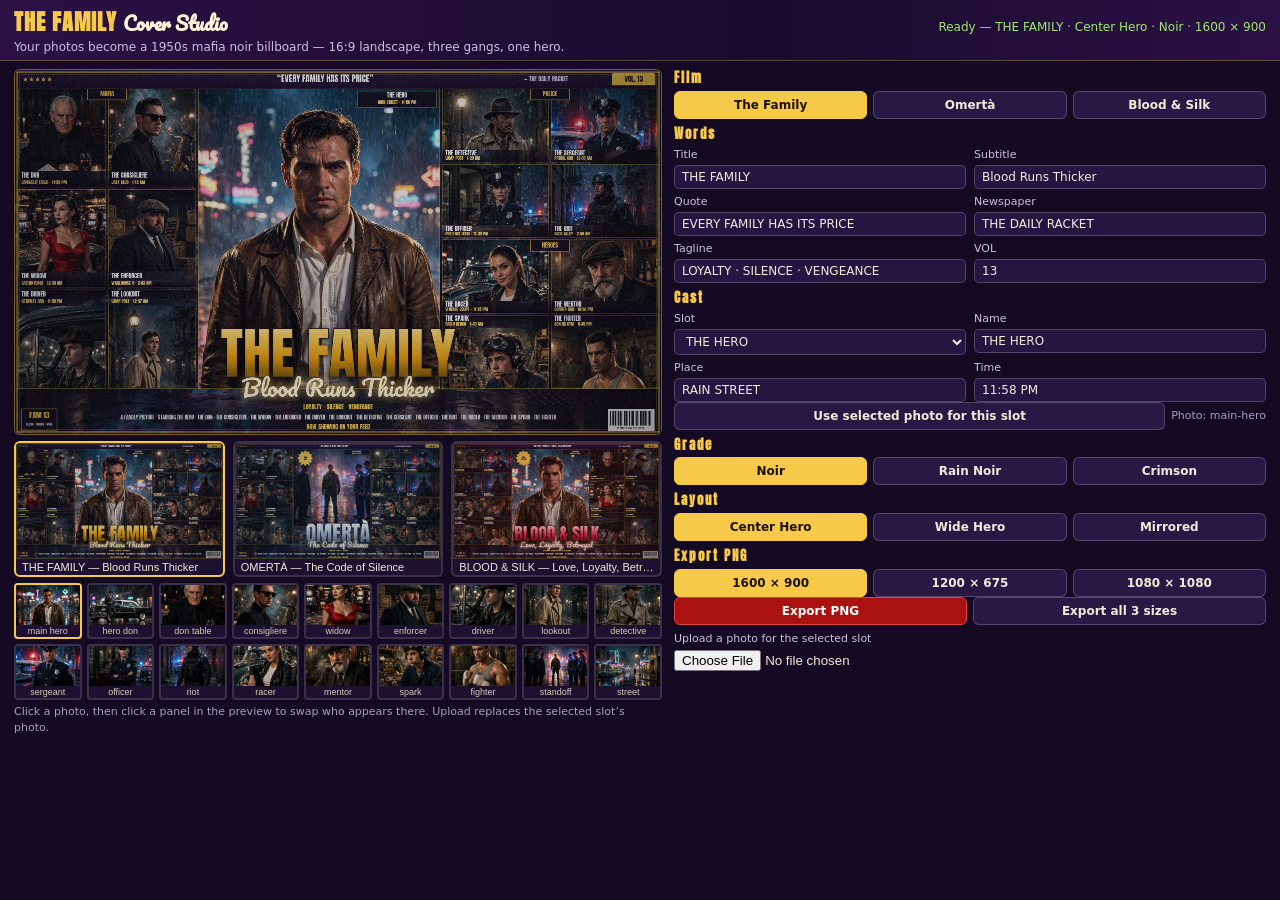
<file: app/index.html>
<!doctype html>
<html lang="en">
<head>
<meta charset="utf-8">
<meta name="viewport" content="width=device-width, initial-scale=1">
<title>The Family Cover Studio — 1950s mafia noir billboard maker</title>
<link rel="stylesheet" href="./style.css">
</head>
<body>
<header class="top">
  <div class="brand">
    <h1>THE FAMILY <span>Cover Studio</span></h1>
    <p>Your photos become a 1950s mafia noir billboard — 16:9 landscape, three gangs, one hero.</p>
  </div>
  <div id="status" class="status" role="status">Loading photos…</div>
</header>
<main class="studio">
  <section class="left">
    <div class="preview-wrap"><canvas id="preview" width="1600" height="900" aria-label="Cover preview"></canvas></div>
    <div class="thumbs" id="thumbs" aria-label="Films"></div>
    <div class="strip" id="strip" aria-label="Photos"></div>
    <p class="hint">Click a photo, then click a panel in the preview to swap who appears there. Upload replaces the selected slot&rsquo;s photo.</p>
  </section>
  <aside class="panel">
    <section>
      <h2>Film</h2>
      <div class="btnrow" id="filmBtns">
        <button type="button" data-film="family" class="active">The Family</button>
        <button type="button" data-film="omerta">Omertà</button>
        <button type="button" data-film="blood">Blood &amp; Silk</button>
      </div>
    </section>
    <section>
      <h2>Words</h2>
      <div class="grid2">
        <label>Title<input id="wTitle" type="text" maxlength="24" value="THE FAMILY"></label>
        <label>Subtitle<input id="wSubtitle" type="text" maxlength="40" value="Blood Runs Thicker"></label>
        <label>Quote<input id="wQuote" type="text" maxlength="60" value="EVERY FAMILY HAS ITS PRICE"></label>
        <label>Newspaper<input id="wPaper" type="text" maxlength="30" value="THE DAILY RACKET"></label>
        <label>Tagline<input id="wTagline" type="text" maxlength="48" value="LOYALTY · SILENCE · VENGEANCE"></label>
        <label>VOL<input id="wVol" type="text" maxlength="4" value="13"></label>
      </div>
    </section>
    <section>
      <h2>Cast</h2>
      <div class="grid2">
        <label>Slot<select id="castSlot"></select></label>
        <label>Name<input id="castName" type="text" maxlength="24"></label>
        <label>Place<input id="castPlace" type="text" maxlength="24"></label>
        <label>Time<input id="castTime" type="text" maxlength="12"></label>
      </div>
      <div class="btnrow">
        <button type="button" id="applyPhoto">Use selected photo for this slot</button>
        <span id="castPhoto" class="mini"></span>
      </div>
    </section>
    <section>
      <h2>Grade</h2>
      <div class="btnrow" id="gradeBtns">
        <button type="button" data-grade="noir" class="active">Noir</button>
        <button type="button" data-grade="rain">Rain Noir</button>
        <button type="button" data-grade="crimson">Crimson</button>
      </div>
    </section>
    <section>
      <h2>Layout</h2>
      <div class="btnrow" id="layoutBtns">
        <button type="button" data-layout="center" class="active">Center Hero</button>
        <button type="button" data-layout="wide">Wide Hero</button>
        <button type="button" data-layout="mirrored">Mirrored</button>
      </div>
    </section>
    <section>
      <h2>Export PNG</h2>
      <div class="btnrow" id="sizeBtns">
        <button type="button" data-w="1600" data-h="900" class="active">1600 × 900</button>
        <button type="button" data-w="1200" data-h="675">1200 × 675</button>
        <button type="button" data-w="1080" data-h="1080" data-square="1">1080 × 1080</button>
      </div>
      <div class="btnrow">
        <button type="button" id="exportOne" class="primary">Export PNG</button>
        <button type="button" id="exportAll">Export all 3 sizes</button>
      </div>
      <label class="upload">Upload a photo for the selected slot
        <input id="upload" type="file" accept="image/*">
      </label>
    </section>
  </aside>
</main>
<script type="module" src="./src/main.js"></script>
</body>
</html>
</file>
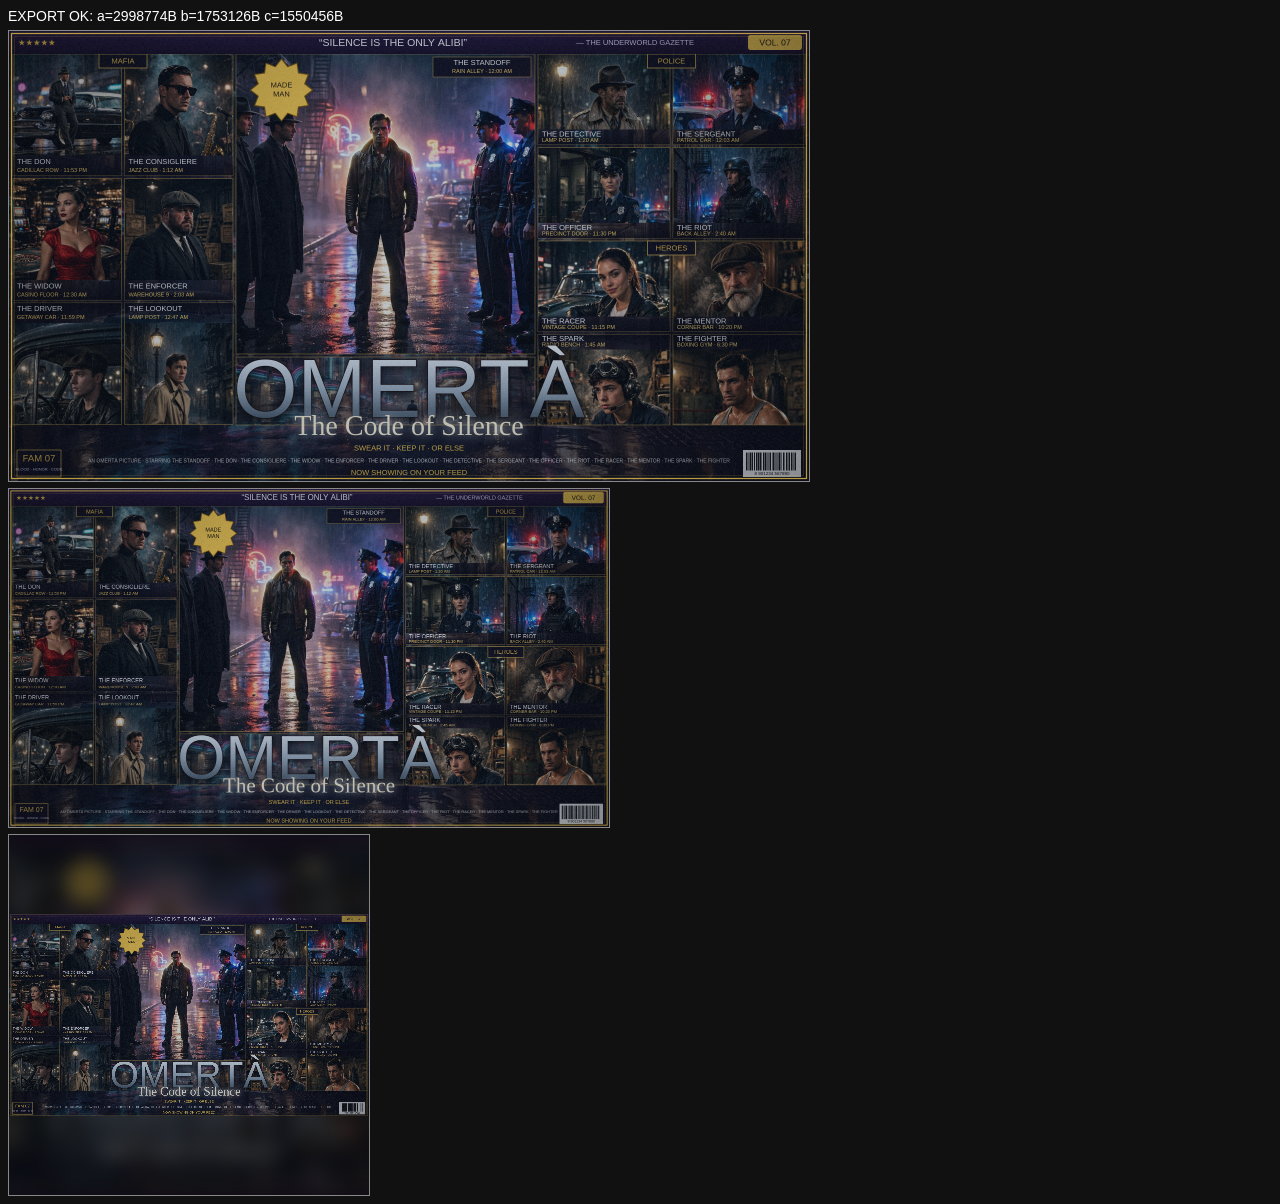
<file: tools/test-export.html>
<!doctype html>
<html><head><meta charset="utf-8"><title>export test</title>
<style>body{background:#111;color:#fff;font:14px sans-serif}canvas{border:1px solid #888;display:block;margin:6px 0}</style>
</head><body>
<div id="info">running…</div>
<canvas id="a" width="1600" height="900" style="width:800px"></canvas>
<canvas id="b" width="1200" height="675" style="width:600px"></canvas>
<canvas id="c" width="1080" height="1080" style="width:360px"></canvas>
<script type="module">
import { FILMS, SLOTS, SLOT_ORDER } from '../app/src/data.js';
import { drawCover, drawSquare } from '../app/src/cover.js';
const PHOTOS = ['main-hero','hero-don','don-table','consigliere','widow','enforcer','driver','lookout','detective','sergeant','officer','riot','racer','mentor','spark','fighter','standoff','street'];
const images = {};
await Promise.all(PHOTOS.map(id => new Promise(res => {
  const im = new Image();
  im.onload = () => { images[id] = im; res(); };
  im.onerror = () => res();
  im.src = `../app/photos/${id}.jpg`;
})));
await Promise.all([document.fonts.load('100px Anton'), document.fonts.load('60px Pacifico'), document.fonts.ready]);
const cast = {};
for (const s of SLOT_ORDER) cast[s] = { ...SLOTS[s] };
const photos = {};
for (const s of SLOT_ORDER) photos[s] = SLOTS[s].photo;
const state = { film: 'omerta', grade: 'rain', layout: 'wide',
  words: { title: 'OMERTÀ', subtitle: 'The Code of Silence', quote: 'SILENCE IS THE ONLY ALIBI', paper: 'THE UNDERWORLD GAZETTE', tagline: 'SWEAR IT · KEEP IT · OR ELSE', vol: '07' },
  cast, photos, upload: {} };
drawCover(document.getElementById('a'), state, images);
drawCover(document.getElementById('b'), state, images);
drawSquare(document.getElementById('c'), state, images);
const sizes = [];
for (const id of ['a','b','c']) {
  const blob = await new Promise(r => document.getElementById(id).toBlob(r, 'image/png'));
  sizes.push(`${id}=${blob.size}B`);
}
document.getElementById('info').textContent = 'EXPORT OK: ' + sizes.join('  ');
window.__shotReady = true;
</script></body></html>
</file>
<file: app/style.css>
@font-face {
  font-family: 'Anton';
  src: url('./fonts/Anton-Regular.ttf') format('truetype');
  font-display: swap;
}
@font-face {
  font-family: 'Pacifico';
  src: url('./fonts/Pacifico-Regular.ttf') format('truetype');
  font-display: swap;
}

* { box-sizing: border-box; }
html, body { margin: 0; padding: 0; }
body {
  background: #150a24;
  color: #f2ead8;
  font: 13px/1.45 system-ui, -apple-system, 'Segoe UI', sans-serif;
  min-height: 100vh;
}
.top {
  display: flex;
  justify-content: space-between;
  align-items: baseline;
  gap: 16px;
  padding: 6px 14px 4px;
  background: linear-gradient(90deg, #2b1145, #1a0b2e 60%, #2b1145);
  border-bottom: 1px solid #d8b24a55;
}
.top h1 {
  font-family: Anton, sans-serif;
  font-size: 22px;
  letter-spacing: 1px;
  margin: 0;
  color: #f7c948;
}
.top h1 span {
  font-family: Pacifico, cursive;
  font-size: 19px;
  color: #fff6d8;
  letter-spacing: 0;
}
.top p { margin: 1px 0 0; color: #cdbfe0; font-size: 12px; }
.status { color: #9fe870; font-size: 12px; text-align: right; white-space: nowrap; }

.studio {
  display: flex;
  gap: 12px;
  padding: 8px 14px 10px;
  align-items: flex-start;
}
.left { width: 648px; flex: none; }
.preview-wrap {
  border: 1px solid #d8b24a88;
  border-radius: 6px;
  overflow: hidden;
  background: #000;
  line-height: 0;
}
#preview { width: 100%; height: auto; display: block; }

.thumbs { display: flex; gap: 8px; margin-top: 6px; }
.thumb {
  flex: 1;
  padding: 0;
  border: 2px solid #ffffff22;
  border-radius: 6px;
  background: #1d1030;
  color: #f2ead8;
  cursor: pointer;
  overflow: hidden;
  text-align: left;
}
.thumb.active { border-color: #f7c948; }
.thumb canvas { width: 100%; height: auto; display: block; }
.thumb span {
  display: block;
  padding: 2px 6px;
  font-size: 11px;
  white-space: nowrap;
  overflow: hidden;
  text-overflow: ellipsis;
}

.strip {
  display: grid;
  grid-template-columns: repeat(9, 1fr);
  gap: 5px;
  margin-top: 6px;
}
.still {
  padding: 0;
  border: 2px solid #ffffff22;
  border-radius: 4px;
  background: #1d1030;
  cursor: pointer;
  overflow: hidden;
}
.still.active { border-color: #f7c948; }
.still img { width: 100%; height: 40px; object-fit: cover; display: block; }
.still span {
  display: block;
  padding: 1px 2px;
  font-size: 9px;
  color: #d8cdb8;
  white-space: nowrap;
  overflow: hidden;
  text-overflow: ellipsis;
}
.hint { margin: 4px 0 0; color: #a99cc2; font-size: 11px; }

.panel { flex: 1; min-width: 0; }
.panel section { margin-bottom: 6px; }
.panel h2 {
  font-family: Anton, sans-serif;
  font-size: 13px;
  letter-spacing: 2px;
  color: #f7c948;
  margin: 0 0 3px;
}
.btnrow { display: flex; gap: 6px; align-items: center; flex-wrap: wrap; }
.btnrow button, .primary {
  flex: 1;
  padding: 6px 8px;
  border: 1px solid #ffffff33;
  border-radius: 6px;
  background: #2a1844;
  color: #f2ead8;
  font: 600 12px system-ui, sans-serif;
  cursor: pointer;
  white-space: nowrap;
}
.btnrow button.active { background: #f7c948; color: #1c1005; border-color: #f7c948; }
.btnrow button.primary, .primary { background: #a11; border-color: #d44; color: #fff; }
.grid2 { display: grid; grid-template-columns: 1fr 1fr; gap: 5px 8px; }
.panel label { display: block; font-size: 11px; color: #cdbfe0; }
.panel input[type="text"], .panel select {
  width: 100%;
  margin-top: 2px;
  padding: 4px 7px;
  border: 1px solid #ffffff33;
  border-radius: 5px;
  background: #241640;
  color: #f2ead8;
  font: 12px system-ui, sans-serif;
}
.mini { font-size: 11px; color: #a99cc2; }
.upload { display: block; margin-top: 6px; font-size: 11px; color: #cdbfe0; }
.upload input { display: block; margin-top: 3px; color: #f2ead8; }

/* Screenshot scenes: cover alone fills the 1280x720 frame. */
body.shot-cover { background: #000; }
body.shot-cover .top,
body.shot-cover .panel,
body.shot-cover .thumbs,
body.shot-cover .strip,
body.shot-cover .hint { display: none; }
body.shot-cover .studio { padding: 0; display: block; }
body.shot-cover .left { width: 100%; }
body.shot-cover .preview-wrap { border: 0; border-radius: 0; }
body.shot-cover #preview { width: 1280px; height: 720px; }
</file>
